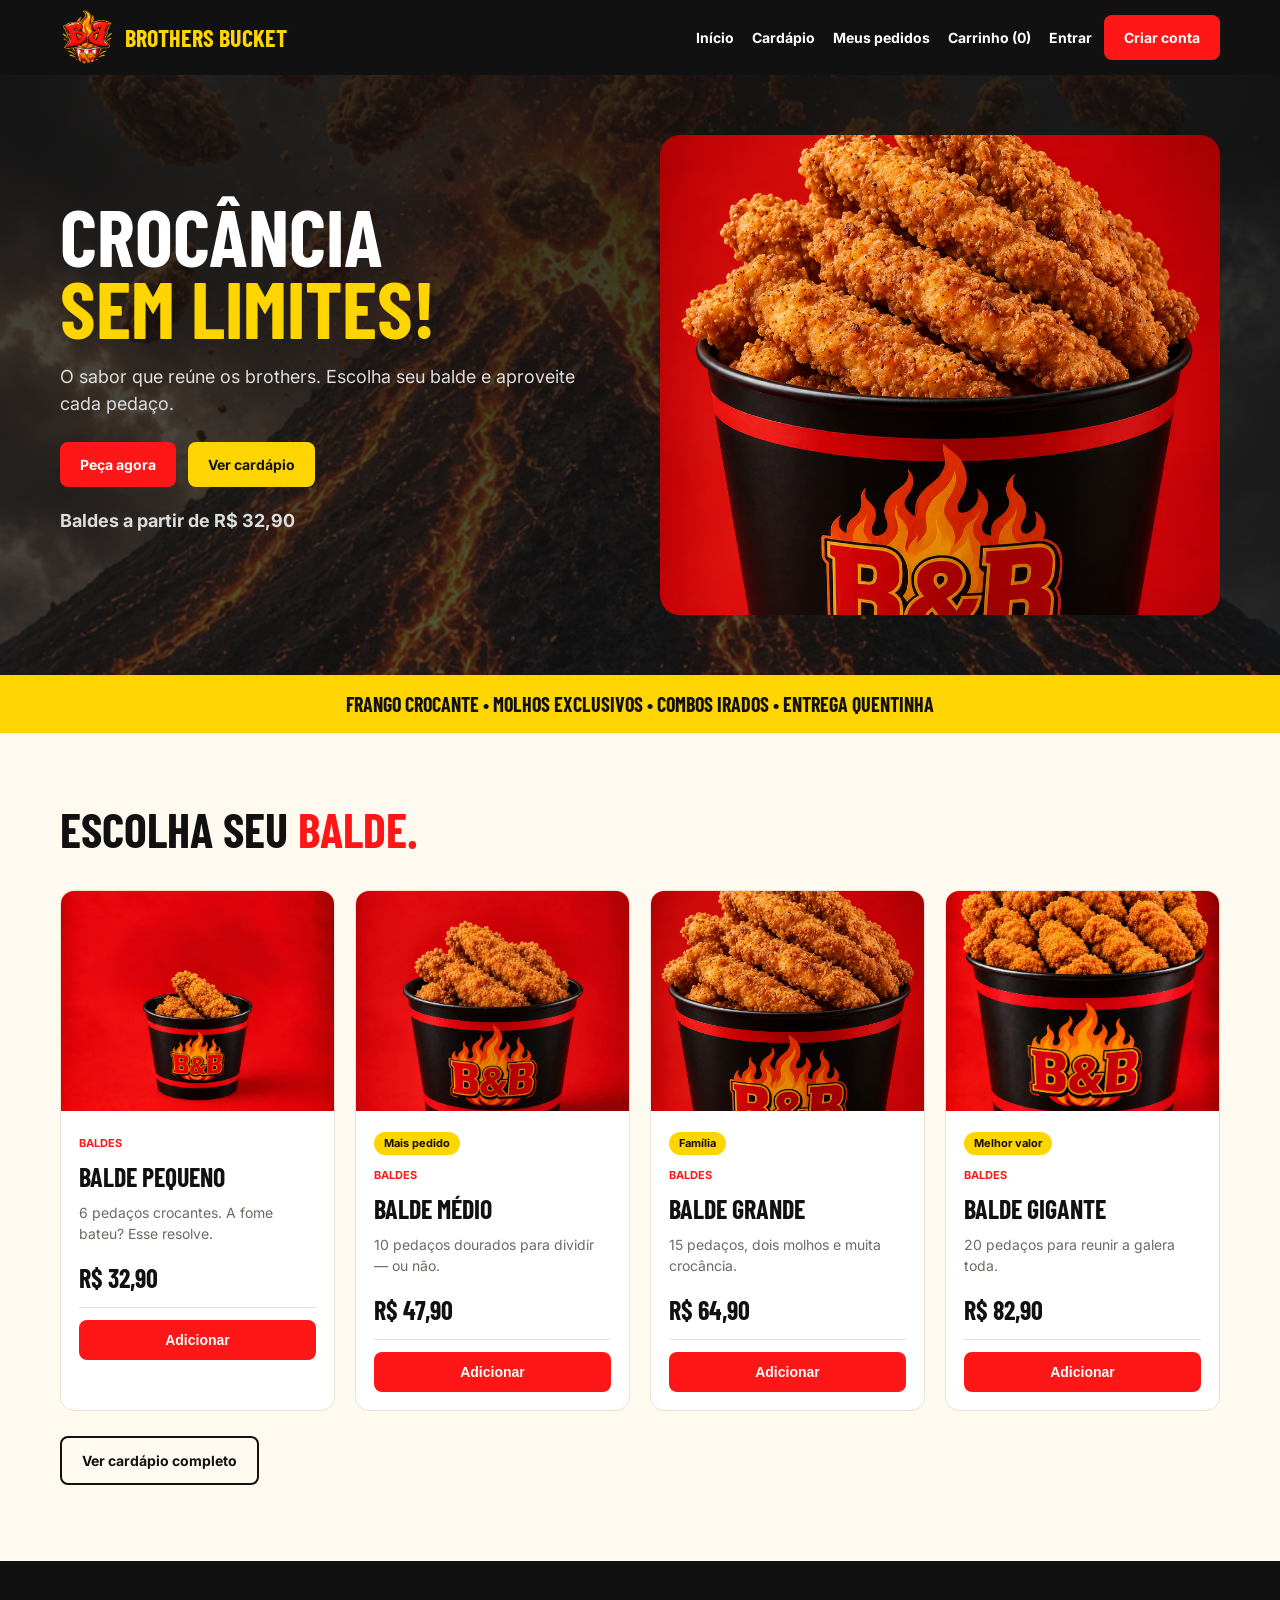
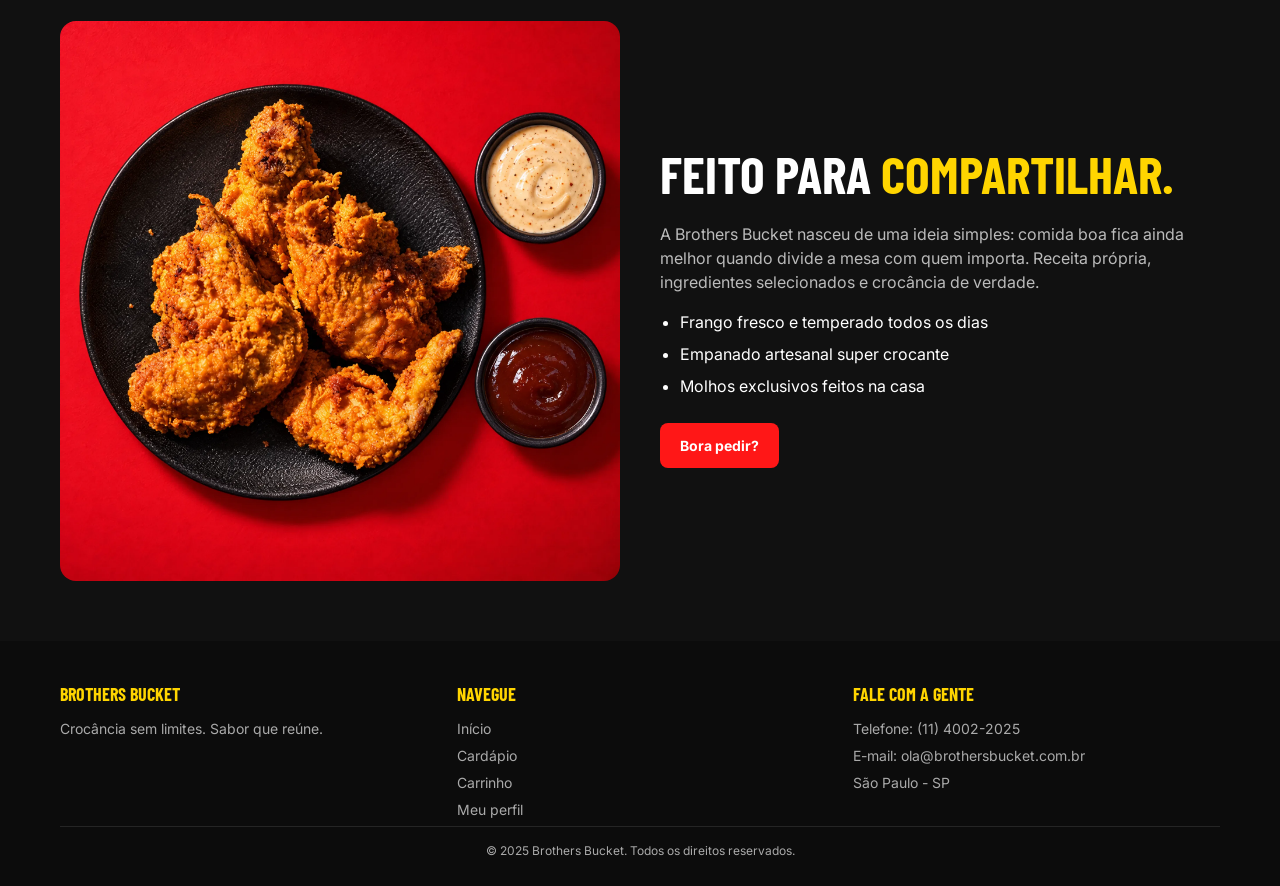
<file: index.html>
<!DOCTYPE html>
<html lang="pt-BR">
<head>
  <meta charset="UTF-8">
  <meta name="viewport" content="width=device-width, initial-scale=1.0">
  <title>Brothers Bucket — Crocância sem limites</title>
  <link rel="icon" type="image/jpeg" href="images/favicon.jpg">
  <link rel="stylesheet" href="https://fonts.googleapis.com/css2?family=Barlow+Condensed:wght@600;700;800&family=Inter:wght@400;600;700&display=swap">
  <link rel="stylesheet" href="css/style.css">
</head>
<body onload="iniciarPagina()">

<header class="topo">
  <div class="topo-conteudo">
    <a href="index.html" class="logo">
      <img src="images/brothers-bucket-logo.png" alt="Brothers Bucket">
      <span>BROTHERS BUCKET</span>
    </a>
    <nav>
      <a href="index.html">Início</a>
      <a href="cardapio.html">Cardápio</a>
      <a href="pedidos.html">Meus pedidos</a>
      <a href="carrinho.html">Carrinho (<span id="contador">0</span>)</a>
      <span id="area-usuario">
        <a href="login.html">Entrar</a>
        <a href="cadastro.html" class="botao">Criar conta</a>
      </span>
    </nav>
  </div>
</header>

<main>
  <section class="hero">
    <div class="container hero-conteudo">
      <div>
        <h1>Crocância<br><span class="destaque">sem limites!</span></h1>
        <p>O sabor que reúne os brothers. Escolha seu balde e aproveite cada pedaço.</p>
        <div class="hero-botoes">
          <a href="cardapio.html" class="botao">Peça agora</a>
          <a href="cardapio.html" class="botao botao-amarelo">Ver cardápio</a>
        </div>
        <p class="preco-hero">Baldes a partir de R$ 32,90</p>
      </div>
      <div>
        <img src="images/balde-destaque.png" alt="Balde de frango frito crocante">
      </div>
    </div>
  </section>

  <div class="faixa">FRANGO CROCANTE • MOLHOS EXCLUSIVOS • COMBOS IRADOS • ENTREGA QUENTINHA</div>

  <section class="secao">
    <div class="container">
      <h2 class="secao-titulo">Escolha seu <span class="vermelho">balde.</span></h2>
      <div class="lista-produtos">
      <article class="produto" data-nome="Balde Pequeno" data-categoria="baldes">
        <img src="images/balde-pequeno.webp" alt="Balde Pequeno">
        <div class="produto-info">
          <small>baldes</small>
          <h3>Balde Pequeno</h3>
          <p>6 pedaços crocantes. A fome bateu? Esse resolve.</p>
          <span class="preco">R$ 32,90</span>
          <div class="produto-acoes">
            <button class="botao" onclick="adicionar(1, 'Balde Pequeno', 32.90, 'images/balde-pequeno.webp', 'baldes')">Adicionar</button>
          </div>
        </div>
      </article>
      <article class="produto" data-nome="Balde Médio" data-categoria="baldes">
        <img src="images/balde-medio.webp" alt="Balde Médio">
        <div class="produto-info">
          <span class="etiqueta">Mais pedido</span><br>
          <small>baldes</small>
          <h3>Balde Médio</h3>
          <p>10 pedaços dourados para dividir — ou não.</p>
          <span class="preco">R$ 47,90</span>
          <div class="produto-acoes">
            <button class="botao" onclick="adicionar(2, 'Balde Médio', 47.90, 'images/balde-medio.webp', 'baldes')">Adicionar</button>
          </div>
        </div>
      </article>
      <article class="produto" data-nome="Balde Grande" data-categoria="baldes">
        <img src="images/balde-grande.png" alt="Balde Grande">
        <div class="produto-info">
          <span class="etiqueta">Família</span><br>
          <small>baldes</small>
          <h3>Balde Grande</h3>
          <p>15 pedaços, dois molhos e muita crocância.</p>
          <span class="preco">R$ 64,90</span>
          <div class="produto-acoes">
            <button class="botao" onclick="adicionar(3, 'Balde Grande', 64.90, 'images/balde-grande.png', 'baldes')">Adicionar</button>
          </div>
        </div>
      </article>
      <article class="produto" data-nome="Balde Gigante" data-categoria="baldes">
        <img src="images/balde-gigante.webp" alt="Balde Gigante">
        <div class="produto-info">
          <span class="etiqueta">Melhor valor</span><br>
          <small>baldes</small>
          <h3>Balde Gigante</h3>
          <p>20 pedaços para reunir a galera toda.</p>
          <span class="preco">R$ 82,90</span>
          <div class="produto-acoes">
            <button class="botao" onclick="adicionar(4, 'Balde Gigante', 82.90, 'images/balde-gigante.webp', 'baldes')">Adicionar</button>
          </div>
        </div>
      </article>
      </div>
      <p style="margin-top:25px"><a href="cardapio.html" class="botao botao-contorno">Ver cardápio completo</a></p>
    </div>
  </section>

  <section class="historia">
    <div class="container historia-conteudo">
      <img src="images/historia-frango.webp" alt="Frango crocante servido para compartilhar">
      <div>
        <h2>Feito para <span class="destaque">compartilhar.</span></h2>
        <p>A Brothers Bucket nasceu de uma ideia simples: comida boa fica ainda melhor quando divide a mesa com quem importa. Receita própria, ingredientes selecionados e crocância de verdade.</p>
        <ul>
          <li>Frango fresco e temperado todos os dias</li>
          <li>Empanado artesanal super crocante</li>
          <li>Molhos exclusivos feitos na casa</li>
        </ul>
        <a href="cardapio.html" class="botao">Bora pedir?</a>
      </div>
    </div>
  </section>
</main>

<footer class="rodape">
  <div class="container">
    <div class="rodape-colunas">
      <div>
        <h3>Brothers Bucket</h3>
        <p>Crocância sem limites. Sabor que reúne.</p>
      </div>
      <div>
        <h3>Navegue</h3>
        <a href="index.html">Início</a>
        <a href="cardapio.html">Cardápio</a>
        <a href="carrinho.html">Carrinho</a>
        <a href="perfil.html">Meu perfil</a>
      </div>
      <div>
        <h3>Fale com a gente</h3>
        <p>Telefone: (11) 4002-2025</p>
        <p>E-mail: ola@brothersbucket.com.br</p>
        <p>São Paulo - SP</p>
      </div>
    </div>
    <p class="copyright">© 2025 Brothers Bucket. Todos os direitos reservados.</p>
  </div>
</footer>

<script src="js/script.js"></script>
</body>
</html>
</file>
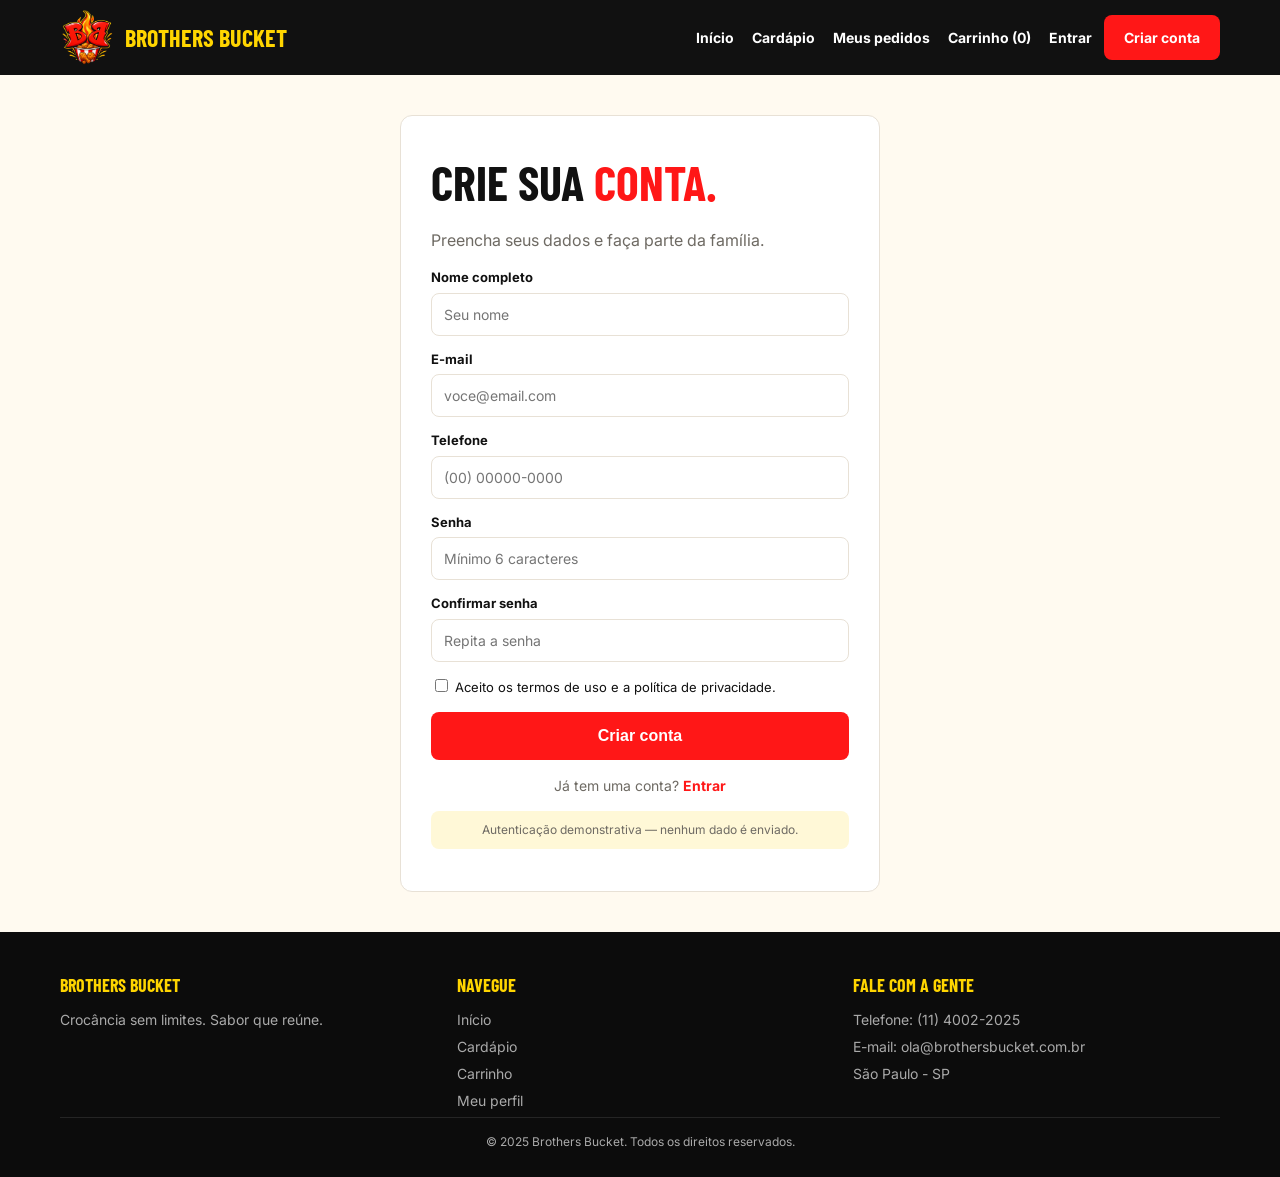
<file: cadastro.html>
<!DOCTYPE html>
<html lang="pt-BR">
<head>
  <meta charset="UTF-8">
  <meta name="viewport" content="width=device-width, initial-scale=1.0">
  <title>Criar conta — Brothers Bucket</title>
  <link rel="icon" type="image/jpeg" href="images/favicon.jpg">
  <link rel="stylesheet" href="https://fonts.googleapis.com/css2?family=Barlow+Condensed:wght@600;700;800&family=Inter:wght@400;600;700&display=swap">
  <link rel="stylesheet" href="css/style.css">
</head>
<body onload="iniciarPagina()">

<header class="topo">
  <div class="topo-conteudo">
    <a href="index.html" class="logo">
      <img src="images/brothers-bucket-logo.png" alt="Brothers Bucket">
      <span>BROTHERS BUCKET</span>
    </a>
    <nav>
      <a href="index.html">Início</a>
      <a href="cardapio.html">Cardápio</a>
      <a href="pedidos.html">Meus pedidos</a>
      <a href="carrinho.html">Carrinho (<span id="contador">0</span>)</a>
      <span id="area-usuario">
        <a href="login.html">Entrar</a>
        <a href="cadastro.html" class="botao">Criar conta</a>
      </span>
    </nav>
  </div>
</header>

<main class="container">
  <div class="caixa-form">
    <h1>Crie sua <span class="vermelho">conta.</span></h1>
    <p>Preencha seus dados e faça parte da família.</p>

    <form onsubmit="return cadastrar()">
      <div class="campo">
        <label for="nome">Nome completo</label>
        <input type="text" id="nome" placeholder="Seu nome">
      </div>
      <div class="campo">
        <label for="email">E-mail</label>
        <input type="email" id="email" placeholder="voce@email.com">
      </div>
      <div class="campo">
        <label for="telefone">Telefone</label>
        <input type="text" id="telefone" placeholder="(00) 00000-0000">
      </div>
      <div class="campo">
        <label for="senha">Senha</label>
        <input type="password" id="senha" placeholder="Mínimo 6 caracteres">
      </div>
      <div class="campo">
        <label for="confirmar">Confirmar senha</label>
        <input type="password" id="confirmar" placeholder="Repita a senha">
      </div>

      <p class="termos">
        <input type="checkbox" id="termos">
        <label for="termos">Aceito os termos de uso e a política de privacidade.</label>
      </p>

      <ul class="erros" id="erros"></ul>
      <button type="submit" class="botao botao-grande">Criar conta</button>
    </form>

    <p class="link-troca">Já tem uma conta? <a href="login.html">Entrar</a></p>
    <p class="aviso">Autenticação demonstrativa — nenhum dado é enviado.</p>
  </div>
</main>

<footer class="rodape">
  <div class="container">
    <div class="rodape-colunas">
      <div>
        <h3>Brothers Bucket</h3>
        <p>Crocância sem limites. Sabor que reúne.</p>
      </div>
      <div>
        <h3>Navegue</h3>
        <a href="index.html">Início</a>
        <a href="cardapio.html">Cardápio</a>
        <a href="carrinho.html">Carrinho</a>
        <a href="perfil.html">Meu perfil</a>
      </div>
      <div>
        <h3>Fale com a gente</h3>
        <p>Telefone: (11) 4002-2025</p>
        <p>E-mail: ola@brothersbucket.com.br</p>
        <p>São Paulo - SP</p>
      </div>
    </div>
    <p class="copyright">© 2025 Brothers Bucket. Todos os direitos reservados.</p>
  </div>
</footer>

<script src="js/script.js"></script>
</body>
</html>
</file>
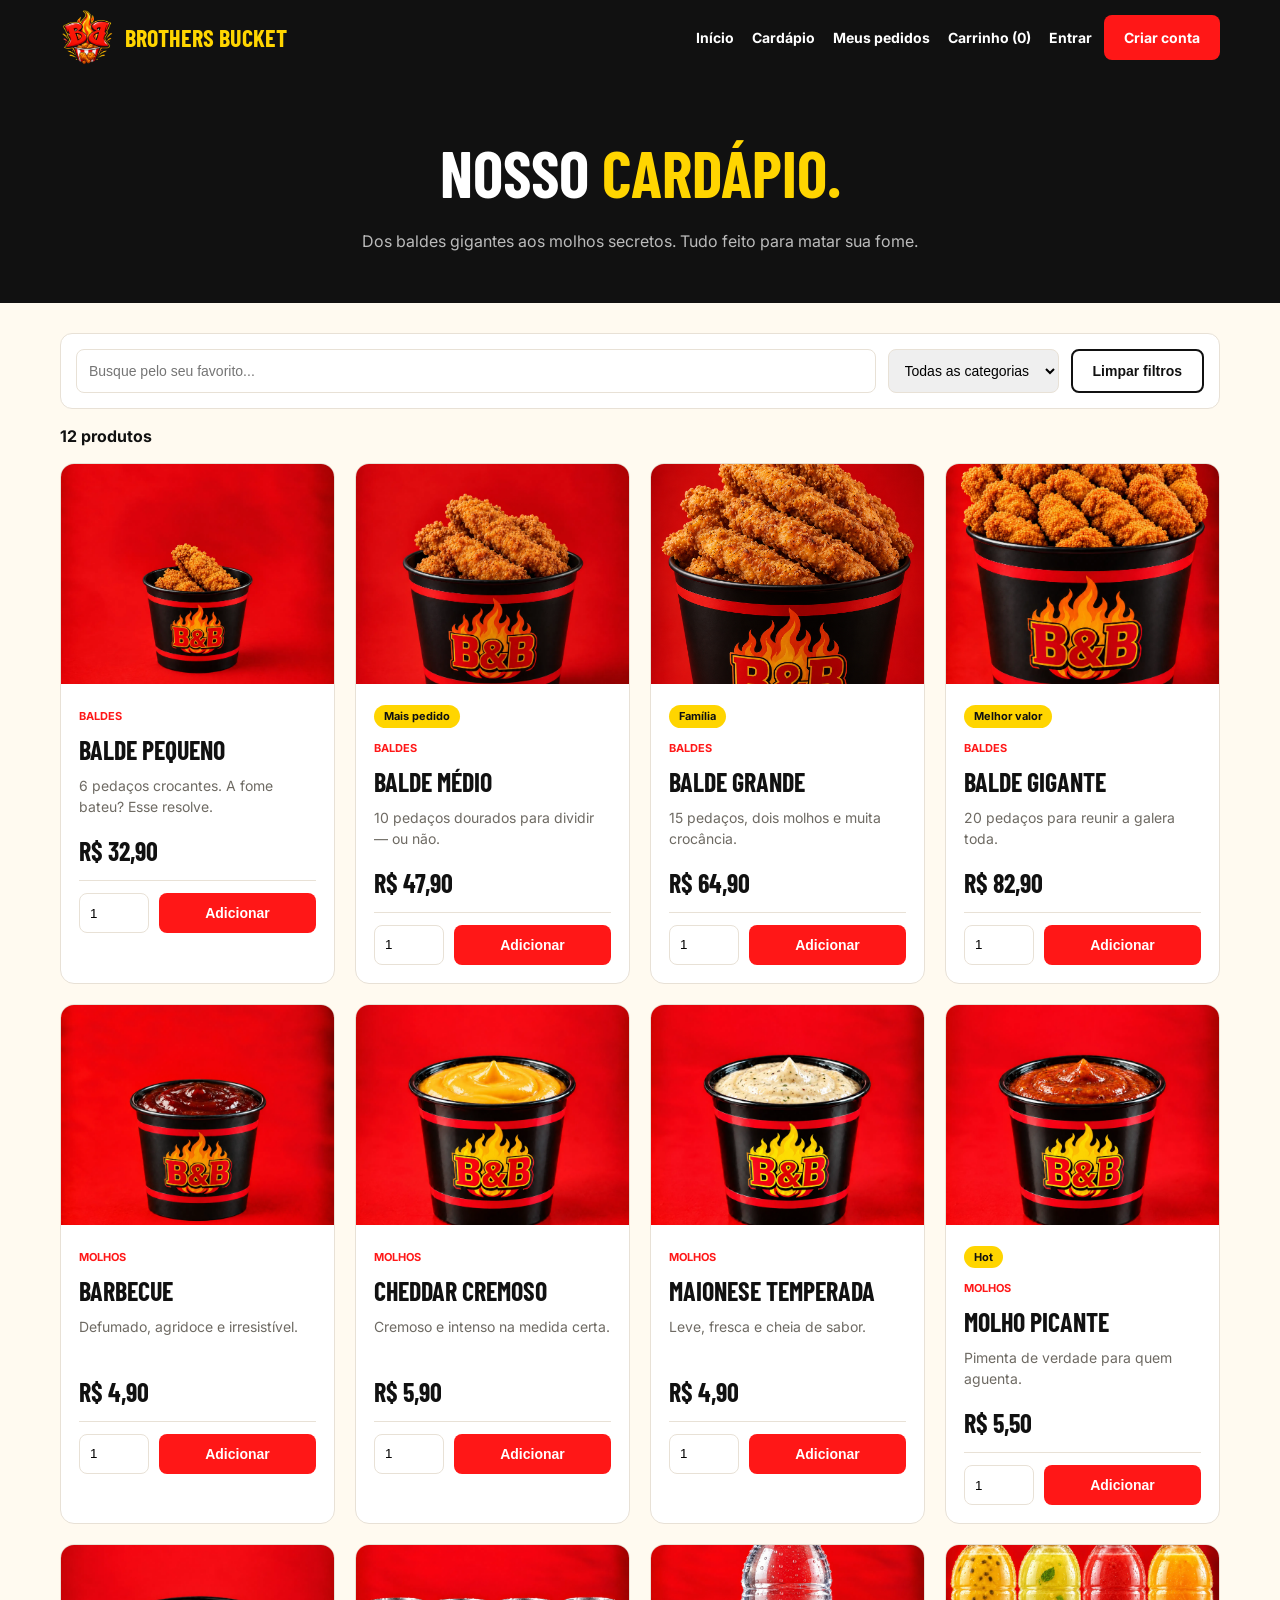
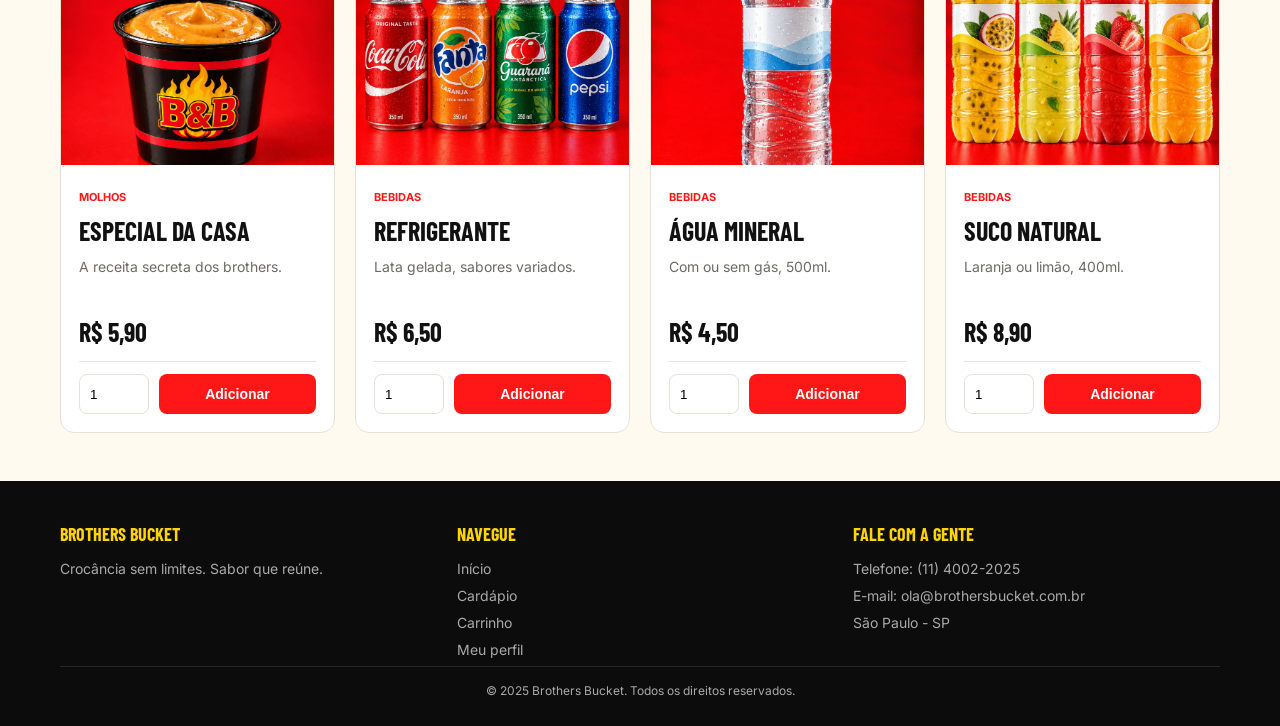
<file: cardapio.html>
<!DOCTYPE html>
<html lang="pt-BR">
<head>
  <meta charset="UTF-8">
  <meta name="viewport" content="width=device-width, initial-scale=1.0">
  <title>Cardápio — Brothers Bucket</title>
  <link rel="icon" type="image/jpeg" href="images/favicon.jpg">
  <link rel="stylesheet" href="https://fonts.googleapis.com/css2?family=Barlow+Condensed:wght@600;700;800&family=Inter:wght@400;600;700&display=swap">
  <link rel="stylesheet" href="css/style.css">
</head>
<body onload="iniciarPagina()">

<header class="topo">
  <div class="topo-conteudo">
    <a href="index.html" class="logo">
      <img src="images/brothers-bucket-logo.png" alt="Brothers Bucket">
      <span>BROTHERS BUCKET</span>
    </a>
    <nav>
      <a href="index.html">Início</a>
      <a href="cardapio.html">Cardápio</a>
      <a href="pedidos.html">Meus pedidos</a>
      <a href="carrinho.html">Carrinho (<span id="contador">0</span>)</a>
      <span id="area-usuario">
        <a href="login.html">Entrar</a>
        <a href="cadastro.html" class="botao">Criar conta</a>
      </span>
    </nav>
  </div>
</header>

<main>
  <div class="titulo-pagina">
    <h1>Nosso <span class="destaque">cardápio.</span></h1>
    <p>Dos baldes gigantes aos molhos secretos. Tudo feito para matar sua fome.</p>
  </div>

  <div class="container">
    <div class="filtros">
      <input type="text" id="busca" placeholder="Busque pelo seu favorito..." oninput="filtrar()">
      <select id="categoria" onchange="filtrar()">
        <option value="todos">Todas as categorias</option>
        <option value="baldes">Baldes</option>
        <option value="molhos">Molhos</option>
        <option value="bebidas">Bebidas</option>
      </select>
      <button class="botao botao-contorno" onclick="limparFiltros()">Limpar filtros</button>
    </div>

    <p class="total-produtos" id="total-produtos">12 produtos</p>

    <div class="lista-produtos">
      <article class="produto" data-nome="Balde Pequeno" data-categoria="baldes">
        <img src="images/balde-pequeno.webp" alt="Balde Pequeno">
        <div class="produto-info">
          <small>baldes</small>
          <h3>Balde Pequeno</h3>
          <p>6 pedaços crocantes. A fome bateu? Esse resolve.</p>
          <span class="preco">R$ 32,90</span>
          <div class="produto-acoes">
            <input type="number" id="qtd1" value="1" min="1">
            <button class="botao" onclick="adicionar(1, 'Balde Pequeno', 32.90, 'images/balde-pequeno.webp', 'baldes')">Adicionar</button>
          </div>
        </div>
      </article>
      <article class="produto" data-nome="Balde Médio" data-categoria="baldes">
        <img src="images/balde-medio.webp" alt="Balde Médio">
        <div class="produto-info">
          <span class="etiqueta">Mais pedido</span><br>
          <small>baldes</small>
          <h3>Balde Médio</h3>
          <p>10 pedaços dourados para dividir — ou não.</p>
          <span class="preco">R$ 47,90</span>
          <div class="produto-acoes">
            <input type="number" id="qtd2" value="1" min="1">
            <button class="botao" onclick="adicionar(2, 'Balde Médio', 47.90, 'images/balde-medio.webp', 'baldes')">Adicionar</button>
          </div>
        </div>
      </article>
      <article class="produto" data-nome="Balde Grande" data-categoria="baldes">
        <img src="images/balde-grande.png" alt="Balde Grande">
        <div class="produto-info">
          <span class="etiqueta">Família</span><br>
          <small>baldes</small>
          <h3>Balde Grande</h3>
          <p>15 pedaços, dois molhos e muita crocância.</p>
          <span class="preco">R$ 64,90</span>
          <div class="produto-acoes">
            <input type="number" id="qtd3" value="1" min="1">
            <button class="botao" onclick="adicionar(3, 'Balde Grande', 64.90, 'images/balde-grande.png', 'baldes')">Adicionar</button>
          </div>
        </div>
      </article>
      <article class="produto" data-nome="Balde Gigante" data-categoria="baldes">
        <img src="images/balde-gigante.webp" alt="Balde Gigante">
        <div class="produto-info">
          <span class="etiqueta">Melhor valor</span><br>
          <small>baldes</small>
          <h3>Balde Gigante</h3>
          <p>20 pedaços para reunir a galera toda.</p>
          <span class="preco">R$ 82,90</span>
          <div class="produto-acoes">
            <input type="number" id="qtd4" value="1" min="1">
            <button class="botao" onclick="adicionar(4, 'Balde Gigante', 82.90, 'images/balde-gigante.webp', 'baldes')">Adicionar</button>
          </div>
        </div>
      </article>
      <article class="produto" data-nome="Barbecue" data-categoria="molhos">
        <img src="images/molho-barbecue.webp" alt="Barbecue">
        <div class="produto-info">
          <small>molhos</small>
          <h3>Barbecue</h3>
          <p>Defumado, agridoce e irresistível.</p>
          <span class="preco">R$ 4,90</span>
          <div class="produto-acoes">
            <input type="number" id="qtd5" value="1" min="1">
            <button class="botao" onclick="adicionar(5, 'Barbecue', 4.90, 'images/molho-barbecue.webp', 'molhos')">Adicionar</button>
          </div>
        </div>
      </article>
      <article class="produto" data-nome="Cheddar cremoso" data-categoria="molhos">
        <img src="images/molho-cheddar.webp" alt="Cheddar cremoso">
        <div class="produto-info">
          <small>molhos</small>
          <h3>Cheddar cremoso</h3>
          <p>Cremoso e intenso na medida certa.</p>
          <span class="preco">R$ 5,90</span>
          <div class="produto-acoes">
            <input type="number" id="qtd6" value="1" min="1">
            <button class="botao" onclick="adicionar(6, 'Cheddar cremoso', 5.90, 'images/molho-cheddar.webp', 'molhos')">Adicionar</button>
          </div>
        </div>
      </article>
      <article class="produto" data-nome="Maionese temperada" data-categoria="molhos">
        <img src="images/maionese-temperada.webp" alt="Maionese temperada">
        <div class="produto-info">
          <small>molhos</small>
          <h3>Maionese temperada</h3>
          <p>Leve, fresca e cheia de sabor.</p>
          <span class="preco">R$ 4,90</span>
          <div class="produto-acoes">
            <input type="number" id="qtd7" value="1" min="1">
            <button class="botao" onclick="adicionar(7, 'Maionese temperada', 4.90, 'images/maionese-temperada.webp', 'molhos')">Adicionar</button>
          </div>
        </div>
      </article>
      <article class="produto" data-nome="Molho picante" data-categoria="molhos">
        <img src="images/molho-picante.webp" alt="Molho picante">
        <div class="produto-info">
          <span class="etiqueta">Hot</span><br>
          <small>molhos</small>
          <h3>Molho picante</h3>
          <p>Pimenta de verdade para quem aguenta.</p>
          <span class="preco">R$ 5,50</span>
          <div class="produto-acoes">
            <input type="number" id="qtd8" value="1" min="1">
            <button class="botao" onclick="adicionar(8, 'Molho picante', 5.50, 'images/molho-picante.webp', 'molhos')">Adicionar</button>
          </div>
        </div>
      </article>
      <article class="produto" data-nome="Especial da casa" data-categoria="molhos">
        <img src="images/molho-da-casa.webp" alt="Especial da casa">
        <div class="produto-info">
          <small>molhos</small>
          <h3>Especial da casa</h3>
          <p>A receita secreta dos brothers.</p>
          <span class="preco">R$ 5,90</span>
          <div class="produto-acoes">
            <input type="number" id="qtd9" value="1" min="1">
            <button class="botao" onclick="adicionar(9, 'Especial da casa', 5.90, 'images/molho-da-casa.webp', 'molhos')">Adicionar</button>
          </div>
        </div>
      </article>
      <article class="produto" data-nome="Refrigerante" data-categoria="bebidas">
        <img src="images/refrigerante.webp" alt="Refrigerante">
        <div class="produto-info">
          <small>bebidas</small>
          <h3>Refrigerante</h3>
          <p>Lata gelada, sabores variados.</p>
          <span class="preco">R$ 6,50</span>
          <div class="produto-acoes">
            <input type="number" id="qtd10" value="1" min="1">
            <button class="botao" onclick="adicionar(10, 'Refrigerante', 6.50, 'images/refrigerante.webp', 'bebidas')">Adicionar</button>
          </div>
        </div>
      </article>
      <article class="produto" data-nome="Água mineral" data-categoria="bebidas">
        <img src="images/agua-mineral.webp" alt="Água mineral">
        <div class="produto-info">
          <small>bebidas</small>
          <h3>Água mineral</h3>
          <p>Com ou sem gás, 500ml.</p>
          <span class="preco">R$ 4,50</span>
          <div class="produto-acoes">
            <input type="number" id="qtd11" value="1" min="1">
            <button class="botao" onclick="adicionar(11, 'Água mineral', 4.50, 'images/agua-mineral.webp', 'bebidas')">Adicionar</button>
          </div>
        </div>
      </article>
      <article class="produto" data-nome="Suco natural" data-categoria="bebidas">
        <img src="images/suco-natural.webp" alt="Suco natural">
        <div class="produto-info">
          <small>bebidas</small>
          <h3>Suco natural</h3>
          <p>Laranja ou limão, 400ml.</p>
          <span class="preco">R$ 8,90</span>
          <div class="produto-acoes">
            <input type="number" id="qtd12" value="1" min="1">
            <button class="botao" onclick="adicionar(12, 'Suco natural', 8.90, 'images/suco-natural.webp', 'bebidas')">Adicionar</button>
          </div>
        </div>
      </article>
    </div>

    <div class="vazio" id="nenhum-produto" style="display:none">
      <h2>Nenhuma crocância encontrada</h2>
      <p>Tente buscar outro produto ou limpe os filtros.</p>
    </div>
  </div>
  <br><br>
</main>

<footer class="rodape">
  <div class="container">
    <div class="rodape-colunas">
      <div>
        <h3>Brothers Bucket</h3>
        <p>Crocância sem limites. Sabor que reúne.</p>
      </div>
      <div>
        <h3>Navegue</h3>
        <a href="index.html">Início</a>
        <a href="cardapio.html">Cardápio</a>
        <a href="carrinho.html">Carrinho</a>
        <a href="perfil.html">Meu perfil</a>
      </div>
      <div>
        <h3>Fale com a gente</h3>
        <p>Telefone: (11) 4002-2025</p>
        <p>E-mail: ola@brothersbucket.com.br</p>
        <p>São Paulo - SP</p>
      </div>
    </div>
    <p class="copyright">© 2025 Brothers Bucket. Todos os direitos reservados.</p>
  </div>
</footer>

<script src="js/script.js"></script>
</body>
</html>
</file>
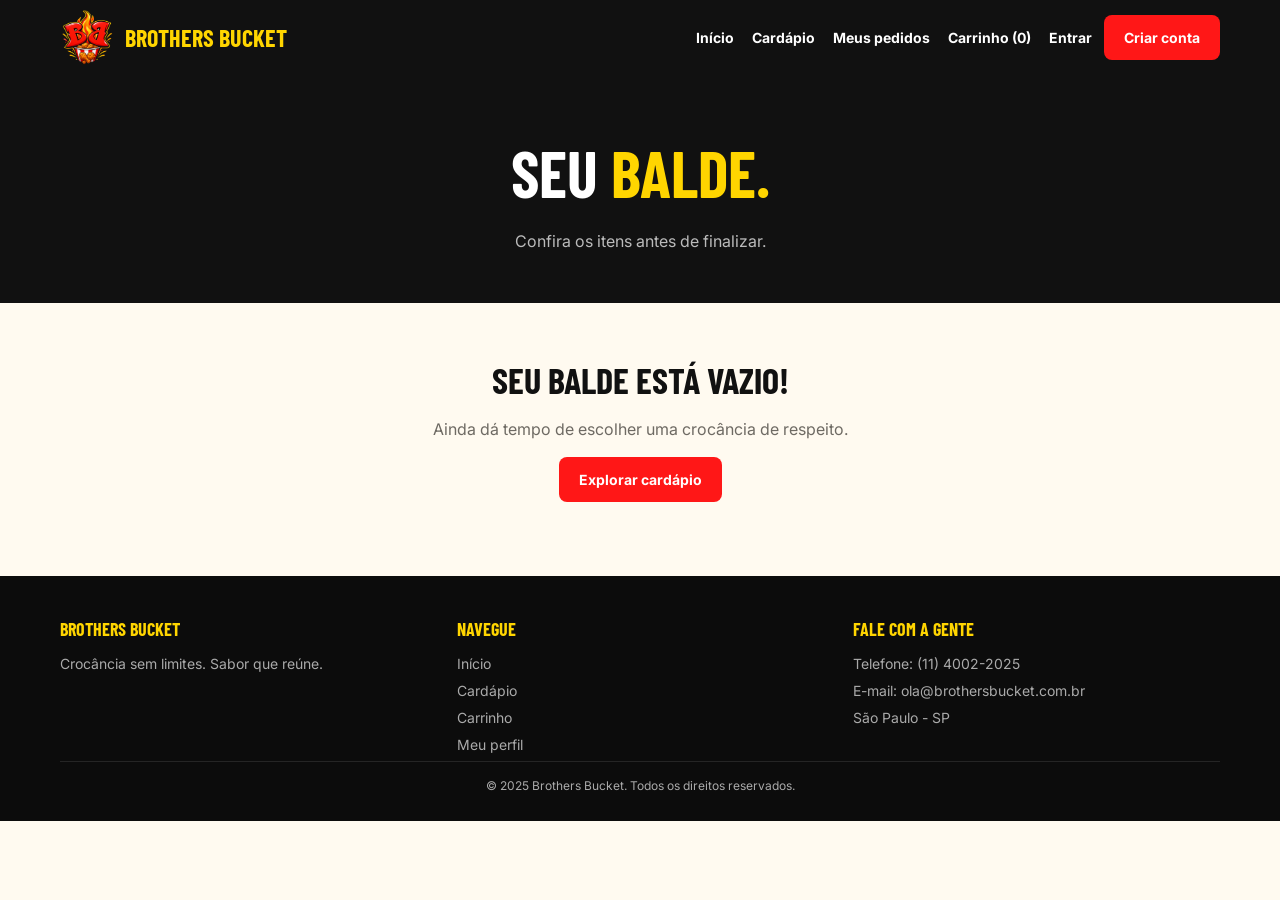
<file: carrinho.html>
<!DOCTYPE html>
<html lang="pt-BR">
<head>
  <meta charset="UTF-8">
  <meta name="viewport" content="width=device-width, initial-scale=1.0">
  <title>Carrinho — Brothers Bucket</title>
  <link rel="icon" type="image/jpeg" href="images/favicon.jpg">
  <link rel="stylesheet" href="https://fonts.googleapis.com/css2?family=Barlow+Condensed:wght@600;700;800&family=Inter:wght@400;600;700&display=swap">
  <link rel="stylesheet" href="css/style.css">
</head>
<body onload="iniciarPagina(); mostrarCarrinho()">

<header class="topo">
  <div class="topo-conteudo">
    <a href="index.html" class="logo">
      <img src="images/brothers-bucket-logo.png" alt="Brothers Bucket">
      <span>BROTHERS BUCKET</span>
    </a>
    <nav>
      <a href="index.html">Início</a>
      <a href="cardapio.html">Cardápio</a>
      <a href="pedidos.html">Meus pedidos</a>
      <a href="carrinho.html">Carrinho (<span id="contador">0</span>)</a>
      <span id="area-usuario">
        <a href="login.html">Entrar</a>
        <a href="cadastro.html" class="botao">Criar conta</a>
      </span>
    </nav>
  </div>
</header>

<main>
  <div class="titulo-pagina">
    <h1>Seu <span class="destaque">balde.</span></h1>
    <p>Confira os itens antes de finalizar.</p>
  </div>

  <div class="container">
    <!-- Aparece quando o carrinho está vazio -->
    <div class="vazio" id="carrinho-vazio" style="display:none">
      <h2>Seu balde está vazio!</h2>
      <p>Ainda dá tempo de escolher uma crocância de respeito.</p>
      <a href="cardapio.html" class="botao">Explorar cardápio</a>
    </div>

    <!-- Aparece quando existem itens -->
    <div class="carrinho-layout" id="carrinho-cheio" style="display:none">
      <div>
        <div class="tabela-rolagem">
          <table>
            <thead>
              <tr>
                <th>Produto</th>
                <th>Preço</th>
                <th>Quantidade</th>
                <th>Total</th>
                <th></th>
              </tr>
            </thead>
            <tbody id="itens-carrinho"></tbody>
          </table>
        </div>
        <p style="margin-top:20px"><a href="cardapio.html" class="botao botao-contorno">← Continuar comprando</a></p>
      </div>

      <aside class="resumo">
        <h2>Resumo do pedido</h2>
        <div class="cupom">
          <input type="text" id="cupom" placeholder="Cupom de desconto">
          <button class="botao botao-escuro" onclick="aplicarCupom()">Aplicar</button>
        </div>
        <span class="dica">Dica: use BROTHER10</span>

        <div class="linha-resumo"><span>Subtotal</span><b id="subtotal">R$ 0,00</b></div>
        <div class="linha-resumo"><span>Entrega</span><b id="entrega">R$ 0,00</b></div>
        <div class="linha-resumo gratis" id="linha-desconto" style="display:none"><span>Desconto</span><b id="desconto">R$ 0,00</b></div>

        <div class="linha-total"><span>Total</span><span id="total">R$ 0,00</span></div>
        <button class="botao botao-grande" onclick="finalizarPedido()">Finalizar pedido</button>
      </aside>
    </div>
  </div>
  <br>
</main>

<footer class="rodape">
  <div class="container">
    <div class="rodape-colunas">
      <div>
        <h3>Brothers Bucket</h3>
        <p>Crocância sem limites. Sabor que reúne.</p>
      </div>
      <div>
        <h3>Navegue</h3>
        <a href="index.html">Início</a>
        <a href="cardapio.html">Cardápio</a>
        <a href="carrinho.html">Carrinho</a>
        <a href="perfil.html">Meu perfil</a>
      </div>
      <div>
        <h3>Fale com a gente</h3>
        <p>Telefone: (11) 4002-2025</p>
        <p>E-mail: ola@brothersbucket.com.br</p>
        <p>São Paulo - SP</p>
      </div>
    </div>
    <p class="copyright">© 2025 Brothers Bucket. Todos os direitos reservados.</p>
  </div>
</footer>

<script src="js/script.js"></script>
</body>
</html>
</file>
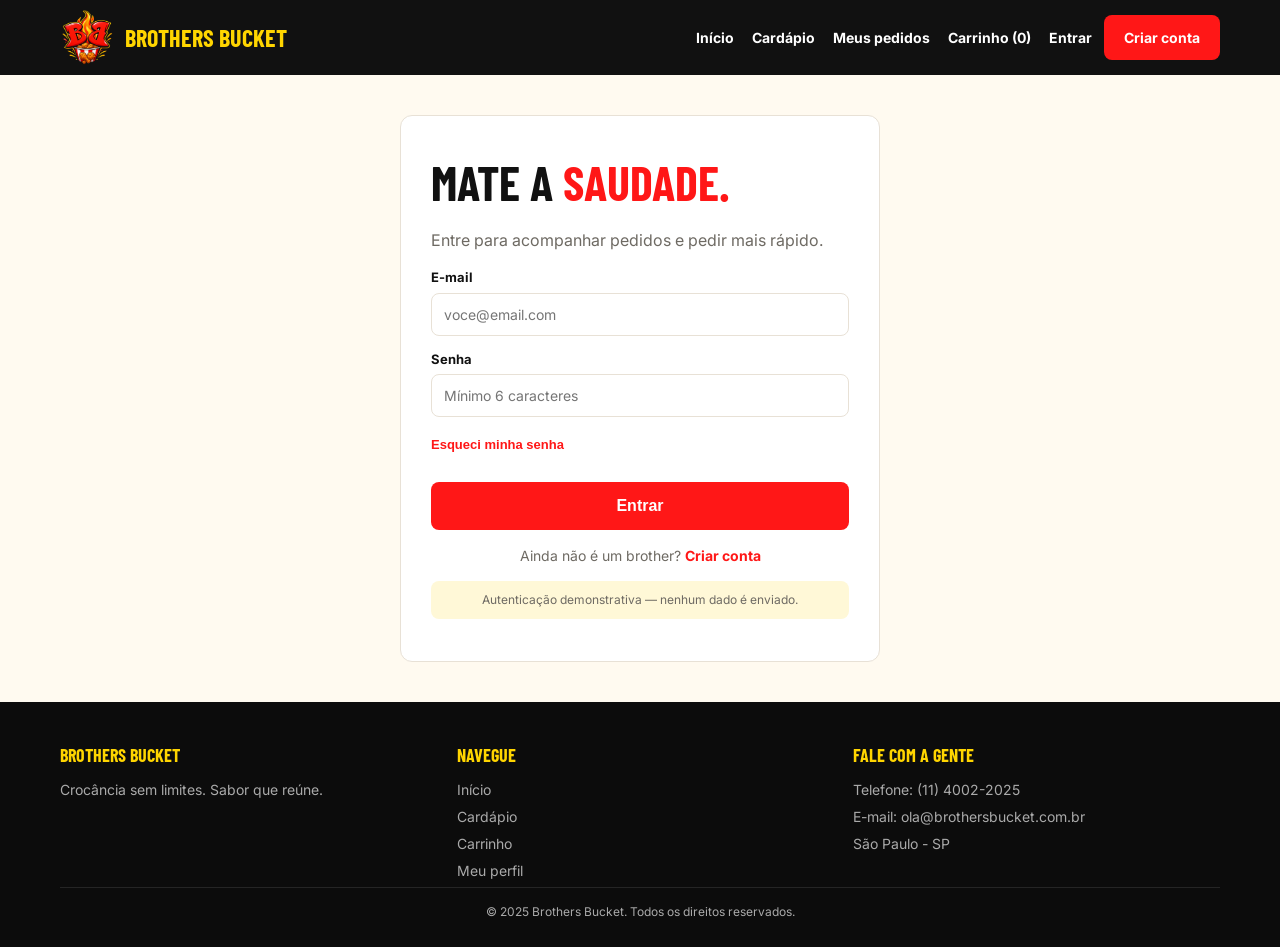
<file: login.html>
<!DOCTYPE html>
<html lang="pt-BR">
<head>
  <meta charset="UTF-8">
  <meta name="viewport" content="width=device-width, initial-scale=1.0">
  <title>Entrar — Brothers Bucket</title>
  <link rel="icon" type="image/jpeg" href="images/favicon.jpg">
  <link rel="stylesheet" href="https://fonts.googleapis.com/css2?family=Barlow+Condensed:wght@600;700;800&family=Inter:wght@400;600;700&display=swap">
  <link rel="stylesheet" href="css/style.css">
</head>
<body onload="iniciarPagina()">

<header class="topo">
  <div class="topo-conteudo">
    <a href="index.html" class="logo">
      <img src="images/brothers-bucket-logo.png" alt="Brothers Bucket">
      <span>BROTHERS BUCKET</span>
    </a>
    <nav>
      <a href="index.html">Início</a>
      <a href="cardapio.html">Cardápio</a>
      <a href="pedidos.html">Meus pedidos</a>
      <a href="carrinho.html">Carrinho (<span id="contador">0</span>)</a>
      <span id="area-usuario">
        <a href="login.html">Entrar</a>
        <a href="cadastro.html" class="botao">Criar conta</a>
      </span>
    </nav>
  </div>
</header>

<main class="container">
  <div class="caixa-form">
    <h1>Mate a <span class="vermelho">saudade.</span></h1>
    <p>Entre para acompanhar pedidos e pedir mais rápido.</p>

    <form onsubmit="return entrar()">
      <div class="campo">
        <label for="email">E-mail</label>
        <input type="email" id="email" placeholder="voce@email.com">
      </div>
      <div class="campo">
        <label for="senha">Senha</label>
        <input type="password" id="senha" placeholder="Mínimo 6 caracteres">
      </div>

      <button type="button" class="link-esqueci" onclick="esqueciSenha()">Esqueci minha senha</button>

      <ul class="erros" id="erros"></ul>
      <button type="submit" class="botao botao-grande">Entrar</button>
    </form>

    <p class="link-troca">Ainda não é um brother? <a href="cadastro.html">Criar conta</a></p>
    <p class="aviso">Autenticação demonstrativa — nenhum dado é enviado.</p>
  </div>
</main>

<footer class="rodape">
  <div class="container">
    <div class="rodape-colunas">
      <div>
        <h3>Brothers Bucket</h3>
        <p>Crocância sem limites. Sabor que reúne.</p>
      </div>
      <div>
        <h3>Navegue</h3>
        <a href="index.html">Início</a>
        <a href="cardapio.html">Cardápio</a>
        <a href="carrinho.html">Carrinho</a>
        <a href="perfil.html">Meu perfil</a>
      </div>
      <div>
        <h3>Fale com a gente</h3>
        <p>Telefone: (11) 4002-2025</p>
        <p>E-mail: ola@brothersbucket.com.br</p>
        <p>São Paulo - SP</p>
      </div>
    </div>
    <p class="copyright">© 2025 Brothers Bucket. Todos os direitos reservados.</p>
  </div>
</footer>

<script src="js/script.js"></script>
</body>
</html>
</file>
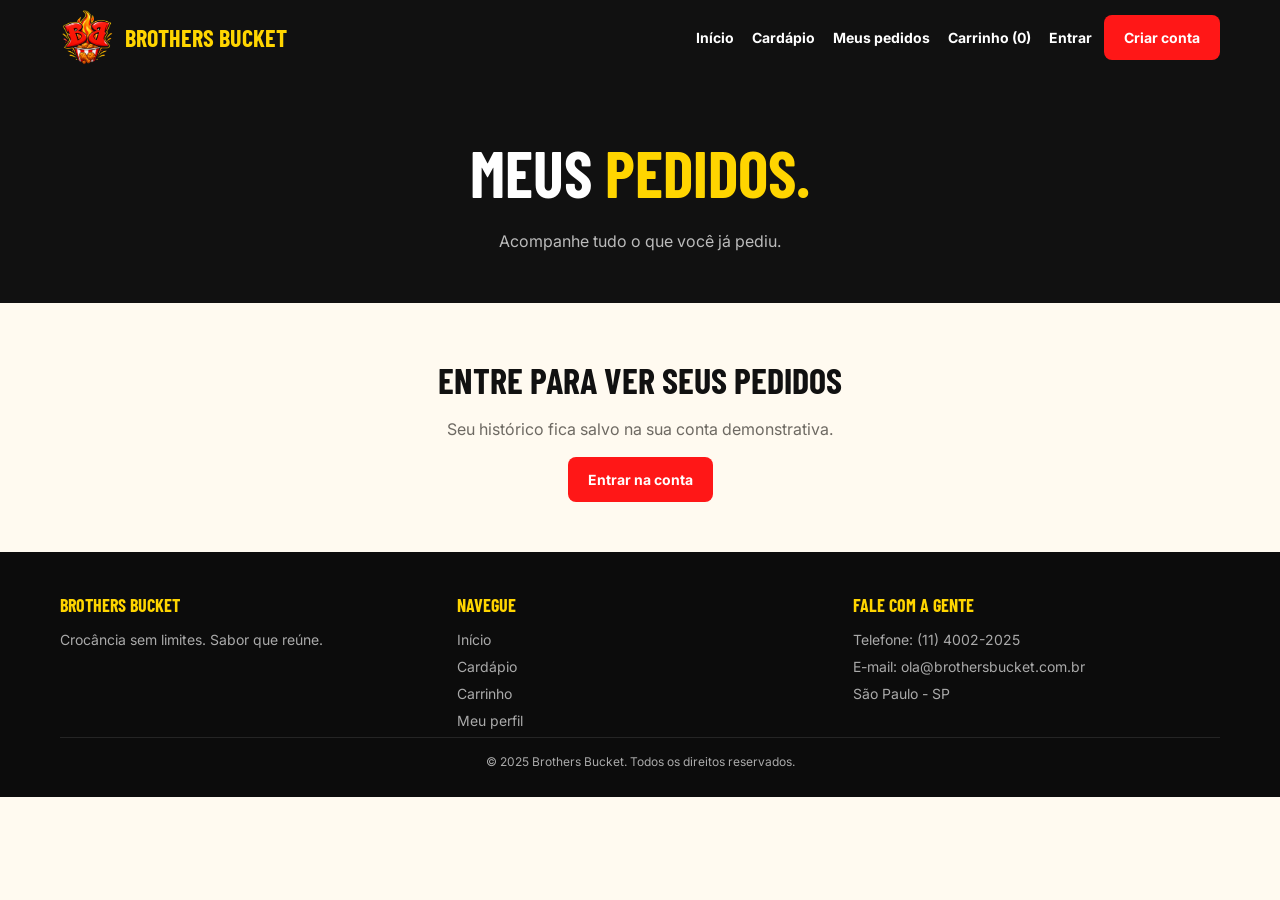
<file: pedidos.html>
<!DOCTYPE html>
<html lang="pt-BR">
<head>
  <meta charset="UTF-8">
  <meta name="viewport" content="width=device-width, initial-scale=1.0">
  <title>Meus pedidos — Brothers Bucket</title>
  <link rel="icon" type="image/jpeg" href="images/favicon.jpg">
  <link rel="stylesheet" href="https://fonts.googleapis.com/css2?family=Barlow+Condensed:wght@600;700;800&family=Inter:wght@400;600;700&display=swap">
  <link rel="stylesheet" href="css/style.css">
</head>
<body onload="iniciarPagina(); mostrarPedidos()">

<header class="topo">
  <div class="topo-conteudo">
    <a href="index.html" class="logo">
      <img src="images/brothers-bucket-logo.png" alt="Brothers Bucket">
      <span>BROTHERS BUCKET</span>
    </a>
    <nav>
      <a href="index.html">Início</a>
      <a href="cardapio.html">Cardápio</a>
      <a href="pedidos.html">Meus pedidos</a>
      <a href="carrinho.html">Carrinho (<span id="contador">0</span>)</a>
      <span id="area-usuario">
        <a href="login.html">Entrar</a>
        <a href="cadastro.html" class="botao">Criar conta</a>
      </span>
    </nav>
  </div>
</header>

<main>
  <div class="titulo-pagina">
    <h1>Meus <span class="destaque">pedidos.</span></h1>
    <p>Acompanhe tudo o que você já pediu.</p>
  </div>

  <div class="container">
    <div class="vazio" id="pedidos-sem-login" style="display:none">
      <h2>Entre para ver seus pedidos</h2>
      <p>Seu histórico fica salvo na sua conta demonstrativa.</p>
      <a href="login.html" class="botao">Entrar na conta</a>
    </div>

    <div class="vazio" id="pedidos-vazio" style="display:none">
      <h2>Você ainda não fez nenhum pedido</h2>
      <p>Seu primeiro balde está a poucos cliques.</p>
      <a href="cardapio.html" class="botao">Explorar produtos</a>
    </div>

    <div class="lista-pedidos" id="lista-pedidos"></div>
  </div>
</main>

<footer class="rodape">
  <div class="container">
    <div class="rodape-colunas">
      <div>
        <h3>Brothers Bucket</h3>
        <p>Crocância sem limites. Sabor que reúne.</p>
      </div>
      <div>
        <h3>Navegue</h3>
        <a href="index.html">Início</a>
        <a href="cardapio.html">Cardápio</a>
        <a href="carrinho.html">Carrinho</a>
        <a href="perfil.html">Meu perfil</a>
      </div>
      <div>
        <h3>Fale com a gente</h3>
        <p>Telefone: (11) 4002-2025</p>
        <p>E-mail: ola@brothersbucket.com.br</p>
        <p>São Paulo - SP</p>
      </div>
    </div>
    <p class="copyright">© 2025 Brothers Bucket. Todos os direitos reservados.</p>
  </div>
</footer>

<script src="js/script.js"></script>
</body>
</html>
</file>
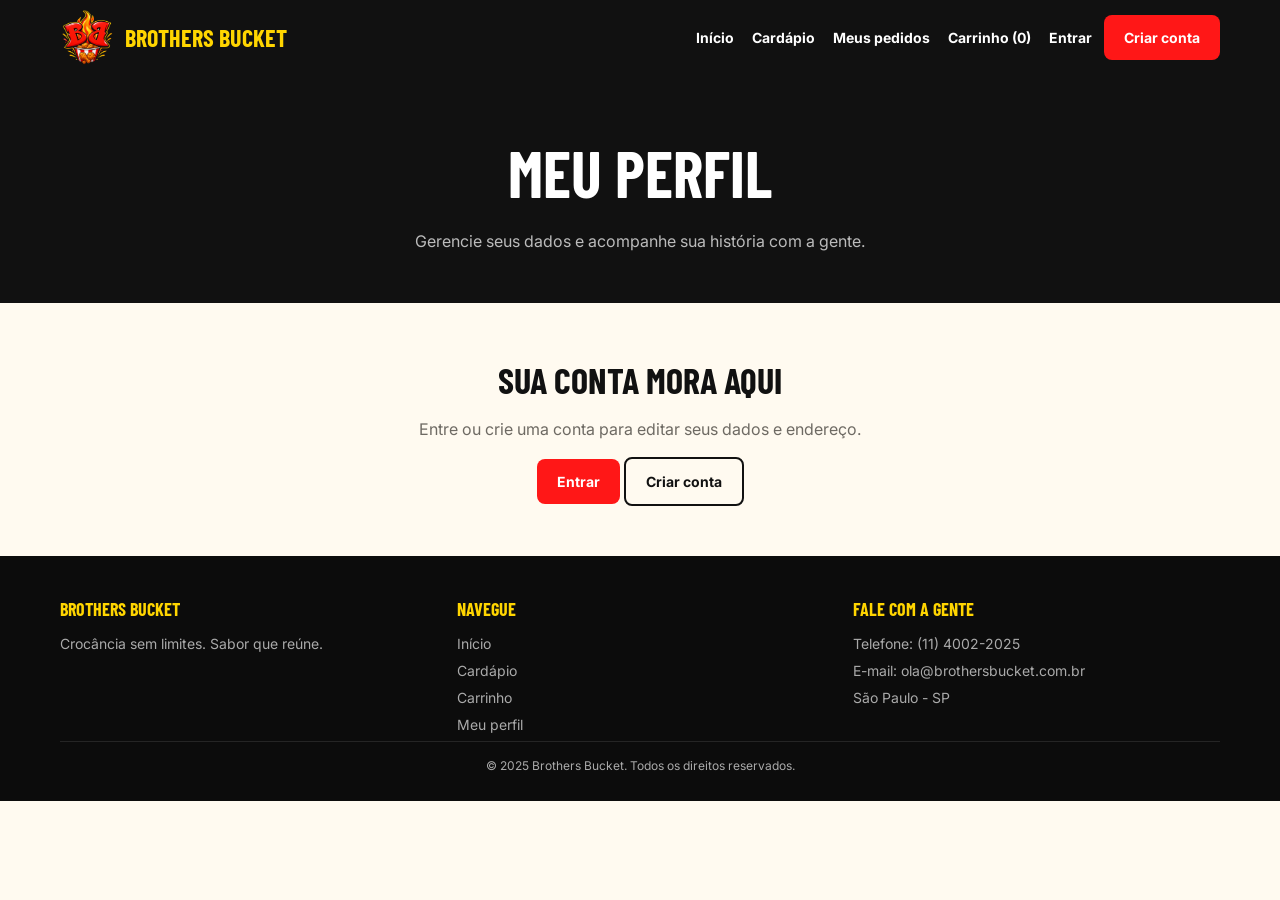
<file: perfil.html>
<!DOCTYPE html>
<html lang="pt-BR">
<head>
  <meta charset="UTF-8">
  <meta name="viewport" content="width=device-width, initial-scale=1.0">
  <title>Meu perfil — Brothers Bucket</title>
  <link rel="icon" type="image/jpeg" href="images/favicon.jpg">
  <link rel="stylesheet" href="https://fonts.googleapis.com/css2?family=Barlow+Condensed:wght@600;700;800&family=Inter:wght@400;600;700&display=swap">
  <link rel="stylesheet" href="css/style.css">
</head>
<body onload="iniciarPagina(); carregarPerfil()">

<header class="topo">
  <div class="topo-conteudo">
    <a href="index.html" class="logo">
      <img src="images/brothers-bucket-logo.png" alt="Brothers Bucket">
      <span>BROTHERS BUCKET</span>
    </a>
    <nav>
      <a href="index.html">Início</a>
      <a href="cardapio.html">Cardápio</a>
      <a href="pedidos.html">Meus pedidos</a>
      <a href="carrinho.html">Carrinho (<span id="contador">0</span>)</a>
      <span id="area-usuario">
        <a href="login.html">Entrar</a>
        <a href="cadastro.html" class="botao">Criar conta</a>
      </span>
    </nav>
  </div>
</header>

<main>
  <div class="titulo-pagina">
    <h1 id="titulo-perfil">Meu perfil</h1>
    <p>Gerencie seus dados e acompanhe sua história com a gente.</p>
  </div>

  <div class="container">
    <div class="vazio" id="perfil-sem-login" style="display:none">
      <h2>Sua conta mora aqui</h2>
      <p>Entre ou crie uma conta para editar seus dados e endereço.</p>
      <a href="login.html" class="botao">Entrar</a>
      <a href="cadastro.html" class="botao botao-contorno">Criar conta</a>
    </div>

    <div id="perfil-conteudo" style="display:none">
      <div class="perfil-grid">
        <section class="cartao">
          <h2>Dados pessoais</h2>
          <div class="campo">
            <label for="nome">Nome completo</label>
            <input type="text" id="nome">
          </div>
          <div class="campo">
            <label for="email">E-mail</label>
            <input type="email" id="email">
          </div>
          <div class="campo">
            <label for="telefone">Telefone</label>
            <input type="text" id="telefone">
          </div>
          <div class="campo">
            <label for="endereco">Endereço</label>
            <textarea id="endereco" placeholder="Cadastre seu endereço"></textarea>
          </div>
          <button class="botao" onclick="salvarPerfil()">Salvar alterações</button>
        </section>

        <section class="cartao">
          <h2>Pedidos</h2>
          <p class="numero-grande" id="qtd-pedidos">0</p>
          <p>pedidos realizados</p>
          <a href="pedidos.html" class="botao botao-contorno">Ver histórico</a>
          <hr>
          <button class="botao botao-escuro" onclick="sair()">Sair da conta</button>
        </section>
      </div>
      <p class="aviso">Ambiente demonstrativo: seus dados ficam salvos apenas neste navegador.</p>
      <br>
    </div>
  </div>
</main>

<footer class="rodape">
  <div class="container">
    <div class="rodape-colunas">
      <div>
        <h3>Brothers Bucket</h3>
        <p>Crocância sem limites. Sabor que reúne.</p>
      </div>
      <div>
        <h3>Navegue</h3>
        <a href="index.html">Início</a>
        <a href="cardapio.html">Cardápio</a>
        <a href="carrinho.html">Carrinho</a>
        <a href="perfil.html">Meu perfil</a>
      </div>
      <div>
        <h3>Fale com a gente</h3>
        <p>Telefone: (11) 4002-2025</p>
        <p>E-mail: ola@brothersbucket.com.br</p>
        <p>São Paulo - SP</p>
      </div>
    </div>
    <p class="copyright">© 2025 Brothers Bucket. Todos os direitos reservados.</p>
  </div>
</footer>

<script src="js/script.js"></script>
</body>
</html>
</file>
<file: css/style.css>
:root {
  --vermelho: #ff1717;
  --vermelho-escuro: #d90b0b;
  --amarelo: #ffd500;
  --preto: #111111;
  --fundo: #fffaf0;
  --cinza: #6e6a63;
  --borda: #e8e1d6;
  --verde: #168a4b;
}

* { box-sizing: border-box; }

body {
  margin: 0;
  font-family: Inter, Arial, sans-serif;
  background: var(--fundo);
  color: var(--preto);
  line-height: 1.5;
}

img { max-width: 100%; display: block; }
a { color: inherit; text-decoration: none; }
h1, h2, h3 { margin: 0 0 10px; font-family: 'Barlow Condensed', Arial, sans-serif; text-transform: uppercase; }
p { margin-top: 0; }

.container { max-width: 1200px; margin: 0 auto; padding: 0 20px; }
.destaque { color: var(--amarelo); }
.vermelho { color: var(--vermelho); }

.botao {
  display: inline-block;
  padding: 12px 20px;
  border: 0;
  border-radius: 8px;
  background: var(--vermelho);
  color: white;
  font-weight: bold;
  font-size: 14px;
  cursor: pointer;
}
.botao:hover { background: var(--vermelho-escuro); }
.botao-amarelo { background: var(--amarelo); color: var(--preto); }
.botao-amarelo:hover { background: #e6c000; }
.botao-escuro { background: var(--preto); }
.botao-escuro:hover { background: #333; }
.botao-contorno { background: transparent; color: var(--preto); border: 2px solid var(--preto); }
.botao-contorno:hover { background: var(--preto); color: white; }
.botao-grande { width: 100%; padding: 15px; font-size: 16px; }

.topo { background: var(--preto); color: white; }
.topo-conteudo {
  max-width: 1200px;
  margin: 0 auto;
  padding: 10px 20px;
  display: flex;
  align-items: center;
  justify-content: space-between;
  flex-wrap: wrap;
  gap: 10px;
}
.logo { display: flex; align-items: center; gap: 10px; }
.logo img { width: 55px; height: 55px; object-fit: contain; }
.logo span { font-family: 'Barlow Condensed', Arial, sans-serif; font-size: 24px; font-weight: bold; color: var(--amarelo); }
.topo nav { display: flex; align-items: center; flex-wrap: wrap; gap: 18px; font-weight: bold; font-size: 14px; }
.topo nav a:hover { color: var(--amarelo); }
.topo .botao { color: white; }
#area-usuario { display: flex; align-items: center; gap: 12px; }

.hero {
  background: linear-gradient(rgba(17,17,17,.85), rgba(17,17,17,.7)), url('../images/volcano-chicken-background.png') center / cover;
  color: white;
  padding: 60px 0;
}
.hero-conteudo { display: grid; grid-template-columns: 1fr 1fr; gap: 40px; align-items: center; }
.hero h1 { font-size: 80px; line-height: .9; margin-bottom: 20px; }
.hero p { font-size: 18px; color: #ddd; }
.hero-botoes { margin-top: 25px; display: flex; gap: 12px; flex-wrap: wrap; }
.hero img { border-radius: 20px; max-height: 480px; width: 100%; object-fit: cover; }
.preco-hero { margin-top: 20px; font-weight: bold; color: var(--amarelo); font-size: 18px; }

.faixa { background: var(--amarelo); text-align: center; padding: 14px 10px; font-family: 'Barlow Condensed', Arial, sans-serif; font-size: 20px; font-weight: bold; }

.secao { padding: 60px 0; }
.secao-titulo { font-size: 48px; margin-bottom: 25px; }

.historia { background: var(--preto); color: white; padding: 60px 0; }
.historia-conteudo { display: grid; grid-template-columns: 1fr 1fr; gap: 40px; align-items: center; }
.historia img { border-radius: 16px; }
.historia h2 { font-size: 52px; }
.historia p { color: #bbb; }
.historia ul { padding-left: 20px; margin-bottom: 25px; }
.historia li { margin-bottom: 8px; }

.lista-produtos { display: grid; grid-template-columns: repeat(auto-fill, minmax(250px, 1fr)); gap: 20px; }
.produto { background: white; border-radius: 14px; overflow: hidden; border: 1px solid var(--borda); }
.produto img { width: 100%; height: 220px; object-fit: cover; }
.produto-info { padding: 18px; }
.produto-info small { color: var(--vermelho); font-weight: bold; text-transform: uppercase; font-size: 11px; }
.produto-info h3 { font-size: 26px; margin: 4px 0 6px; }
.produto-info p { color: var(--cinza); font-size: 14px; min-height: 42px; }
.preco { font-family: 'Barlow Condensed', Arial, sans-serif; font-size: 26px; font-weight: bold; display: block; margin-bottom: 10px; }
.produto-acoes { display: flex; gap: 10px; border-top: 1px solid var(--borda); padding-top: 12px; }
.produto-acoes input { width: 70px; padding: 10px; border: 1px solid var(--borda); border-radius: 8px; }
.produto-acoes .botao { flex: 1; }
.etiqueta { display: inline-block; background: var(--amarelo); padding: 3px 10px; border-radius: 20px; font-size: 11px; font-weight: bold; margin-bottom: 6px; }

.titulo-pagina { background: var(--preto); color: white; text-align: center; padding: 50px 20px; }
.titulo-pagina h1 { font-size: 64px; margin-bottom: 8px; }
.titulo-pagina p { color: #bbb; margin: 0; }

.filtros { background: white; border: 1px solid var(--borda); border-radius: 12px; padding: 15px; display: flex; gap: 12px; flex-wrap: wrap; margin: 30px 0 15px; }
.filtros input, .filtros select { padding: 12px; border: 1px solid var(--borda); border-radius: 8px; font-size: 14px; }
.filtros input { flex: 1; min-width: 200px; }
.total-produtos { font-weight: bold; margin-bottom: 15px; }

.vazio { text-align: center; max-width: 480px; margin: 50px auto; }
.vazio h2 { font-size: 36px; }
.vazio p { color: var(--cinza); }

.carrinho-layout { display: grid; grid-template-columns: 2fr 1fr; gap: 30px; align-items: start; margin: 40px 0; }
.tabela-rolagem { overflow-x: auto; }
table { width: 100%; border-collapse: collapse; background: white; border: 1px solid var(--borda); }
th, td { padding: 12px; text-align: left; border-bottom: 1px solid var(--borda); font-size: 14px; }
th { background: #f3f0eb; }
.item-produto { display: flex; align-items: center; gap: 10px; font-weight: bold; }
.item-produto img { width: 60px; height: 60px; object-fit: cover; border-radius: 8px; }
.qtd-botoes button { width: 30px; height: 30px; border: 1px solid var(--borda); background: white; border-radius: 6px; cursor: pointer; font-size: 16px; }
.qtd-botoes span { display: inline-block; width: 30px; text-align: center; font-weight: bold; }
.btn-remover { background: none; border: 0; color: var(--vermelho); cursor: pointer; font-weight: bold; }

.resumo { background: white; border: 1px solid var(--borda); border-radius: 12px; padding: 22px; }
.resumo h2 { font-size: 28px; }
.cupom { display: flex; gap: 8px; }
.cupom input { flex: 1; min-width: 0; padding: 10px; border: 1px solid var(--borda); border-radius: 8px; }
.dica { color: #c45f00; font-size: 12px; display: block; margin: 6px 0 15px; }
.linha-resumo { display: flex; justify-content: space-between; margin: 8px 0; font-size: 14px; }
.linha-total { display: flex; justify-content: space-between; border-top: 1px solid var(--borda); padding-top: 12px; margin: 12px 0 18px; font-size: 22px; font-weight: bold; }
.gratis { color: var(--verde); }

.lista-pedidos { max-width: 900px; margin: 40px auto; }
.pedido { background: white; border: 1px solid var(--borda); border-radius: 12px; padding: 20px; margin-bottom: 18px; }
.pedido-topo { display: flex; justify-content: space-between; flex-wrap: wrap; gap: 8px; border-bottom: 1px solid var(--borda); padding-bottom: 10px; margin-bottom: 10px; }
.pedido-topo h3 { margin: 0; font-size: 24px; }
.status { background: #fff1d5; color: #a75800; padding: 5px 12px; border-radius: 20px; font-size: 12px; font-weight: bold; }
.pedido ul { margin: 0 0 10px; padding-left: 20px; }
.pedido-total { text-align: right; font-weight: bold; }

.caixa-form { background: white; border: 1px solid var(--borda); border-radius: 12px; padding: 30px; max-width: 480px; margin: 40px auto; }
.caixa-form h1 { font-size: 48px; }
.caixa-form > p { color: var(--cinza); }
.campo { margin-bottom: 14px; }
.campo label { display: block; font-weight: bold; font-size: 13px; margin-bottom: 5px; }
.campo input, .campo textarea { width: 100%; padding: 12px; border: 1px solid var(--borda); border-radius: 8px; font-family: inherit; font-size: 14px; }
.campo textarea { height: 90px; resize: none; }
.termos { font-size: 13px; margin-bottom: 15px; }
.erros { color: var(--vermelho); font-size: 13px; margin: 0 0 15px; padding-left: 20px; }
.link-troca { text-align: center; font-size: 14px; margin-top: 15px; }
.link-troca a { color: var(--vermelho); font-weight: bold; }
.aviso { background: #fff8d7; color: #755900; padding: 10px; border-radius: 8px; font-size: 12px; text-align: center; margin-top: 15px; }
.link-esqueci { background: none; border: 0; color: var(--vermelho); font-weight: bold; font-size: 13px; cursor: pointer; margin-bottom: 15px; padding: 0; }

.perfil-grid { display: grid; grid-template-columns: 2fr 1fr; gap: 25px; margin: 40px 0; align-items: start; }
.cartao { background: white; border: 1px solid var(--borda); border-radius: 12px; padding: 25px; }
.cartao h2 { font-size: 26px; }
.numero-grande { font-family: 'Barlow Condensed', Arial, sans-serif; font-size: 52px; font-weight: bold; color: var(--vermelho); line-height: 1; }

.rodape { background: #0c0c0c; color: #aaa; padding: 40px 0 20px; font-size: 14px; }
.rodape-colunas { display: grid; grid-template-columns: repeat(auto-fit, minmax(200px, 1fr)); gap: 30px; }
.rodape h3 { color: var(--amarelo); font-size: 18px; }
.rodape a { display: block; margin-bottom: 6px; }
.rodape a:hover { color: white; }
.rodape p { margin: 0 0 6px; }
.copyright { border-top: 1px solid #252525; margin-top: 25px; padding-top: 15px; text-align: center; font-size: 12px; }

@media (max-width: 800px) {
  .hero-conteudo, .historia-conteudo, .carrinho-layout, .perfil-grid { grid-template-columns: 1fr; }
  .hero h1 { font-size: 56px; }
  .secao-titulo { font-size: 38px; }
  .titulo-pagina h1 { font-size: 46px; }
}
</file>
